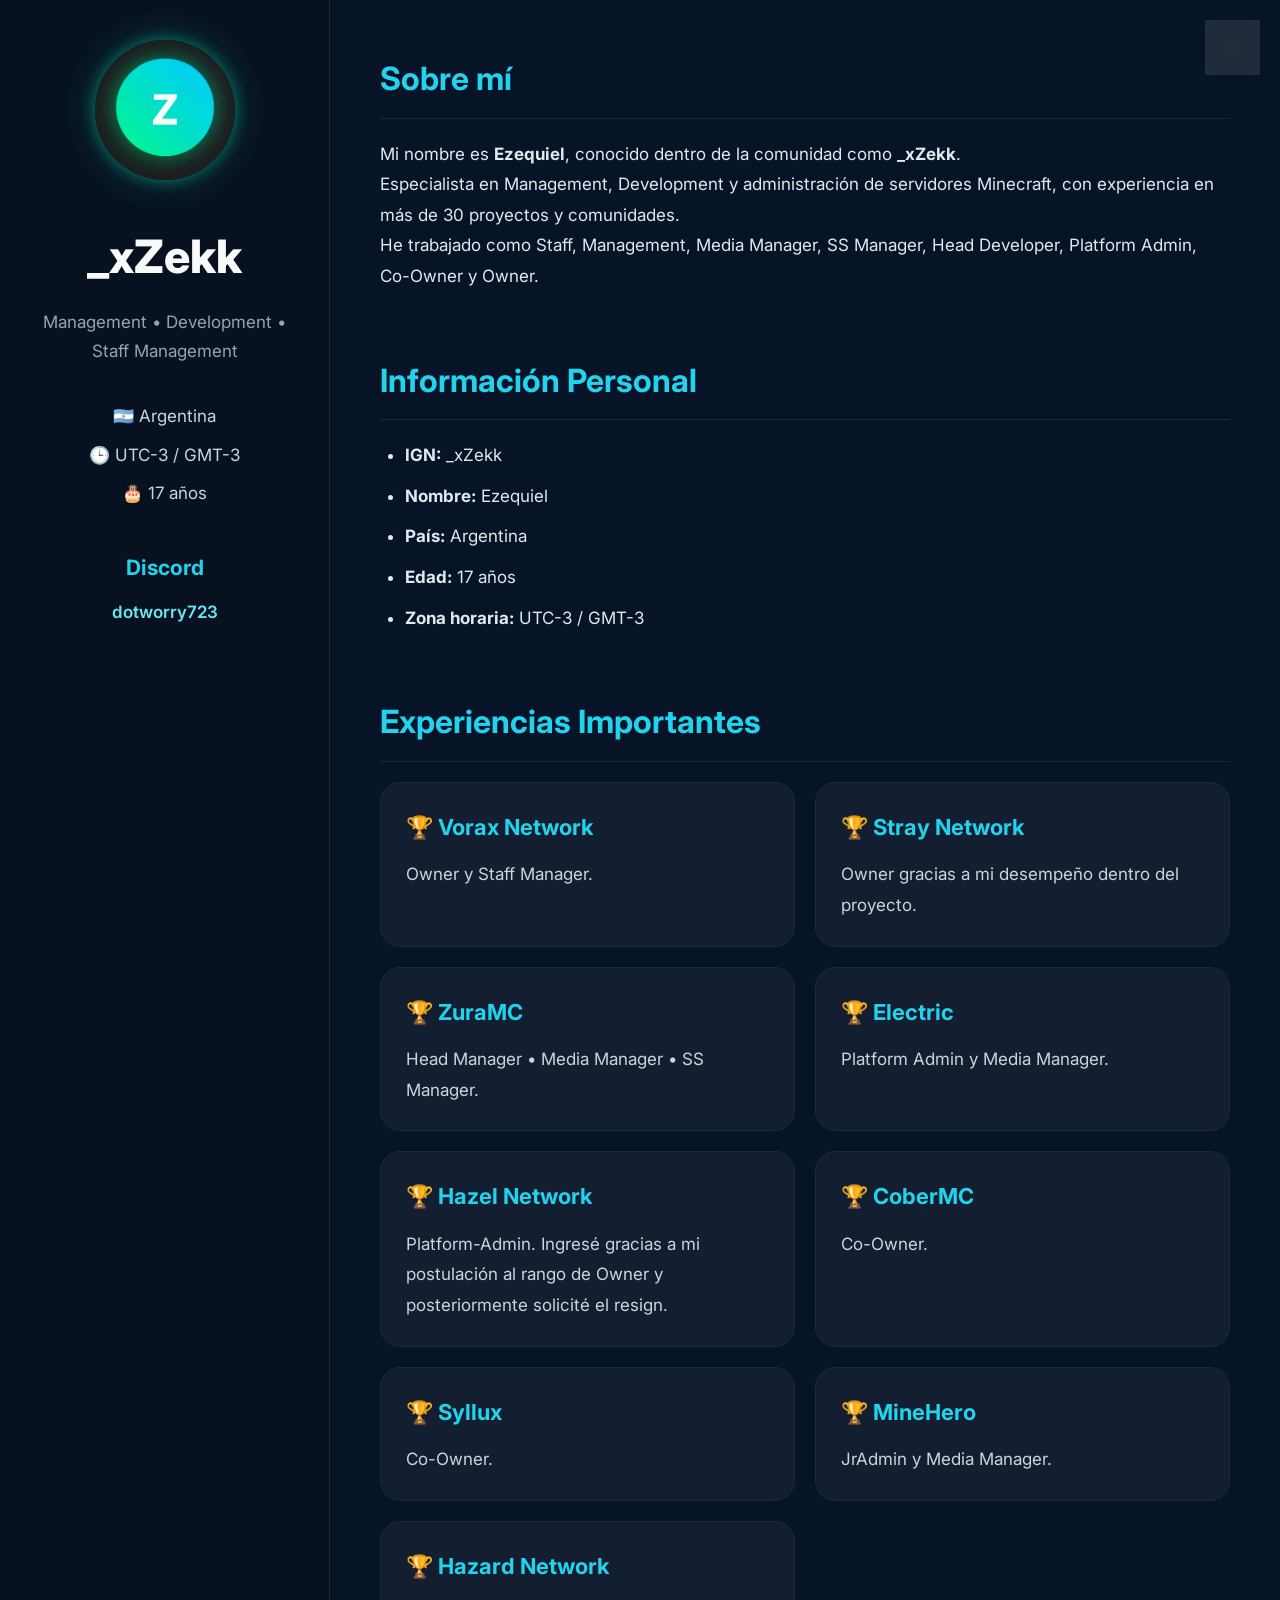
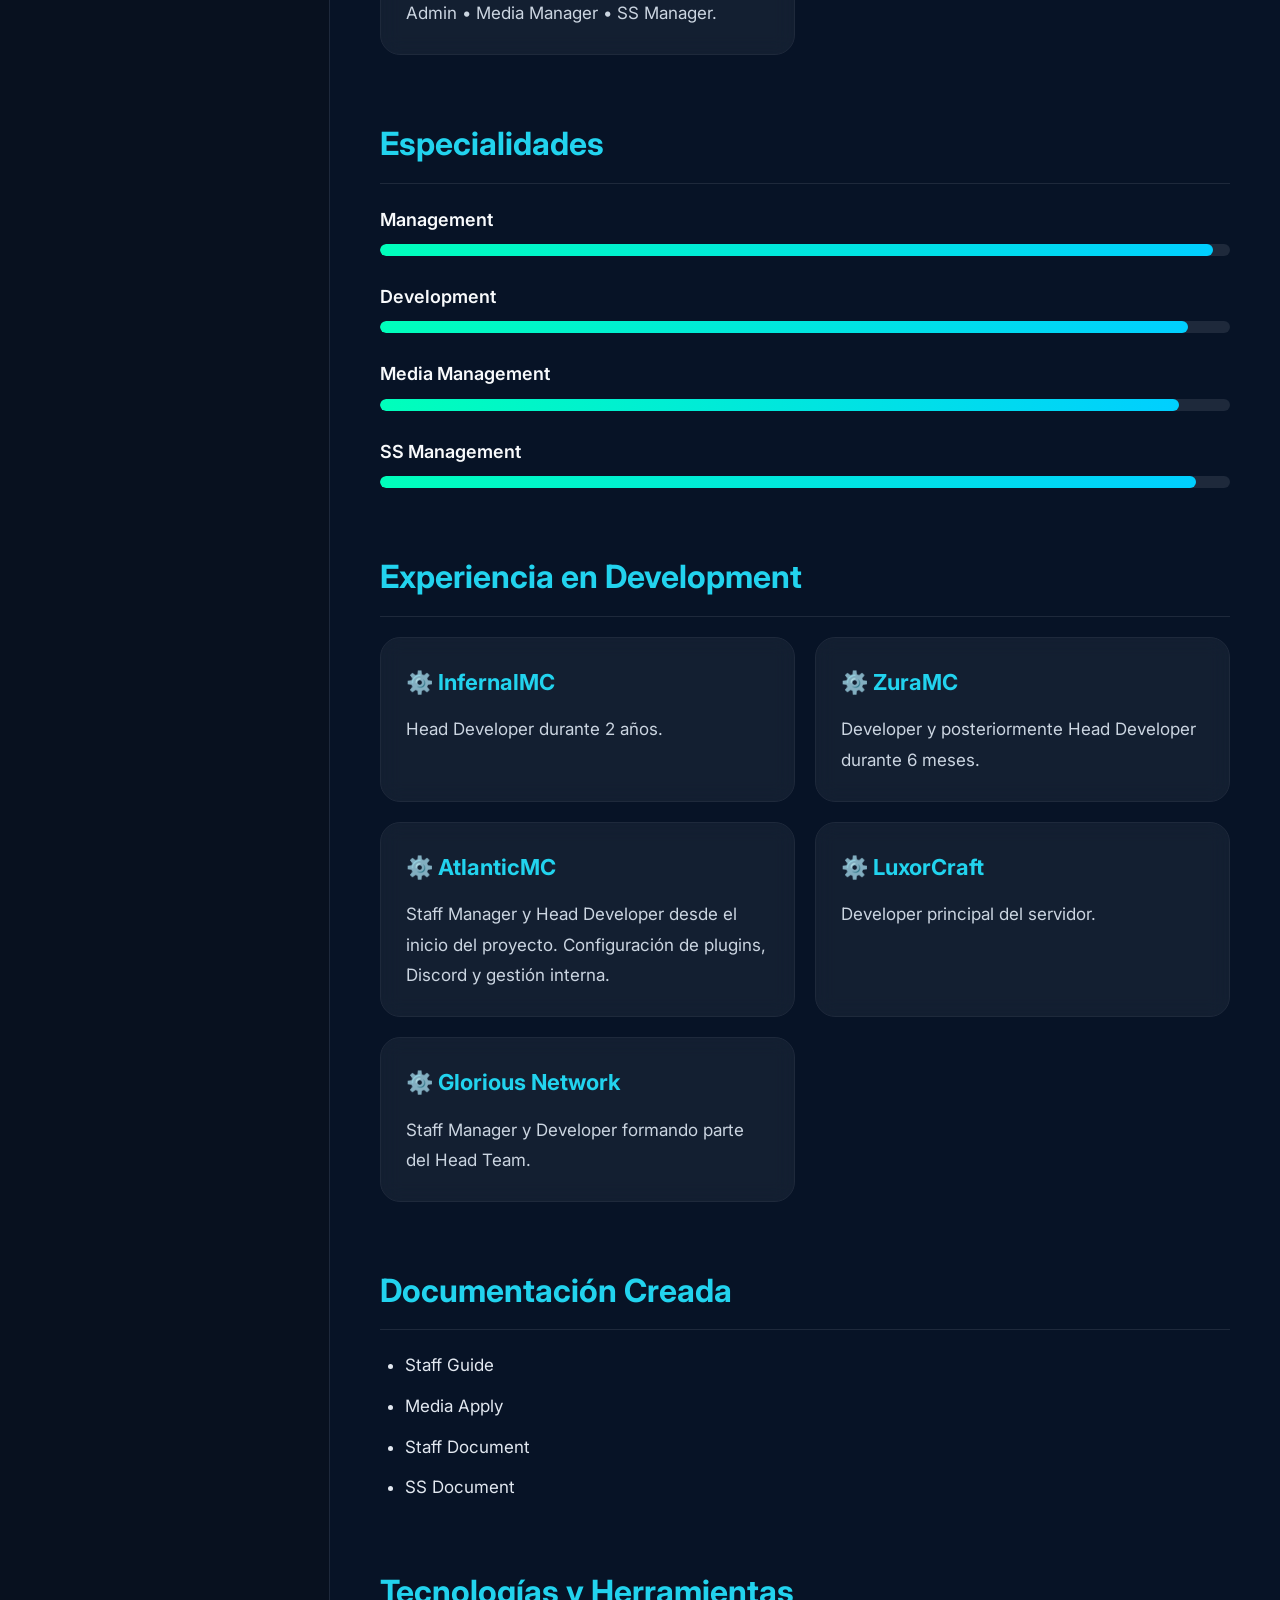
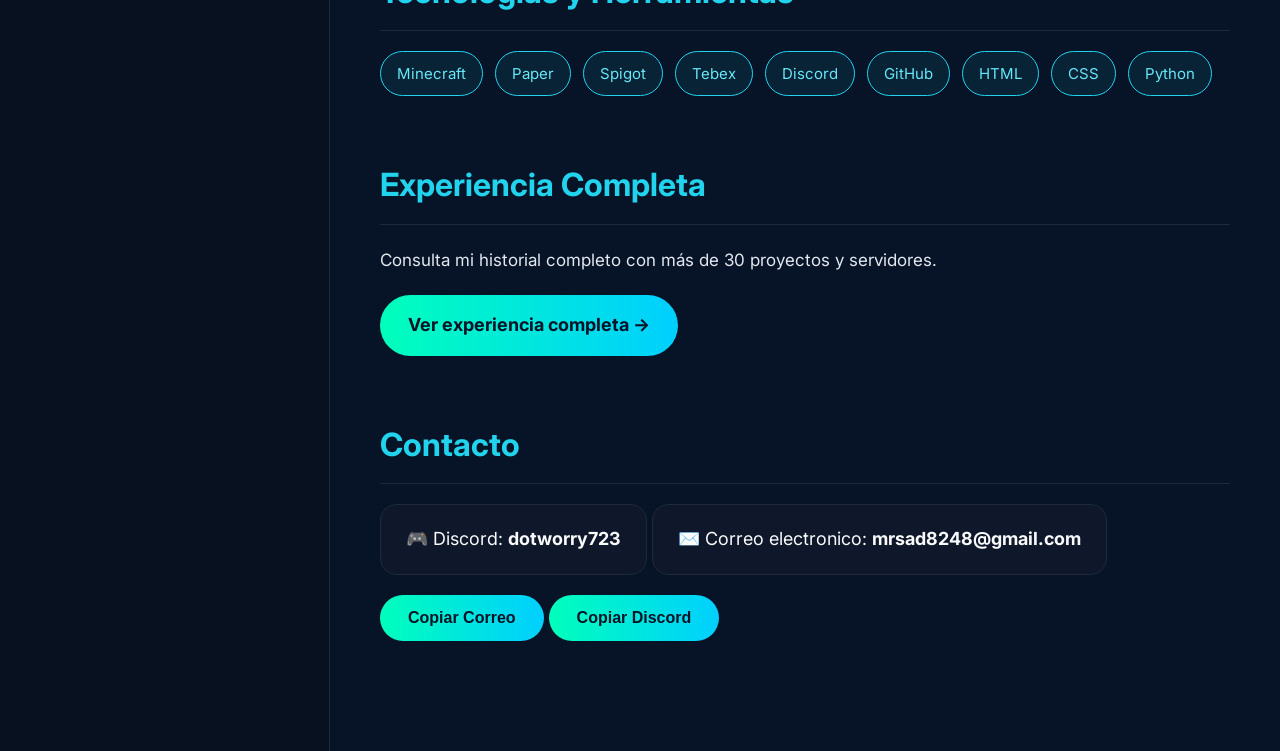
<file: index.html>
<!DOCTYPE html>
<html lang="es">

<head>

    <meta charset="UTF-8">
    <meta name="viewport" content="width=device-width, initial-scale=1.0">

    <title>_xZekk | Portfolio & CV</title>

    <link rel="icon" type="image/png" href="Z_logo.png">

    <link rel="preconnect" href="https://fonts.googleapis.com">
    <link rel="preconnect" href="https://fonts.gstatic.com" crossorigin>

    <link href="https://fonts.googleapis.com/css2?family=Inter:wght@300;400;500;600;700;800&display=swap"
        rel="stylesheet">

    <link rel="stylesheet" href="style.css">

</head>

<body>

    <div id="particles"></div>

    <button id="theme-toggle">
        🌙
    </button>

    <div class="container">

        <aside class="sidebar">

            <img src="Z_logo.png" class="avatar" alt="Logo">

            <h1>_xZekk</h1>

            <p class="subtitle">
                Management • Development • Staff Management
            </p>

            <div class="personal-info">

                <p>🇦🇷 Argentina</p>
                <p>🕒 UTC-3 / GMT-3</p>
                <p>🎂 17 años</p>

            </div>

            <div class="social">

                <h3>Discord</h3>

                <p>dotworry723</p>

            </div>

        </aside>

        <main>

            <section>

                <h2>Sobre mí</h2>

                <p>
                    Mi nombre es <strong>Ezequiel</strong>, conocido dentro
                    de la comunidad como <strong>_xZekk</strong>.
                </p>

                <p>
                    Especialista en Management, Development y administración
                    de servidores Minecraft, con experiencia en más de
                    30 proyectos y comunidades.
                </p>

                <p>
                    He trabajado como Staff, Management, Media Manager,
                    SS Manager, Head Developer, Platform Admin,
                    Co-Owner y Owner.
                </p>

            </section>

            <section>

                <h2>Información Personal</h2>

                <ul>

                    <li><strong>IGN:</strong> _xZekk</li>
                    <li><strong>Nombre:</strong> Ezequiel</li>
                    <li><strong>País:</strong> Argentina</li>
                    <li><strong>Edad:</strong> 17 años</li>
                    <li><strong>Zona horaria:</strong> UTC-3 / GMT-3</li>

                </ul>

            </section>

           <section>

    <h2>Experiencias Importantes</h2>

    <div class="experience-grid">

        <div class="experience-card">

            <h3>🏆 Vorax Network</h3>

            <p>
                Owner y Staff Manager.
            </p>

        </div>

        <div class="experience-card">

            <h3>🏆 Stray Network</h3>

            <p>
                Owner gracias a mi desempeño dentro del proyecto.
            </p>

        </div>

        <div class="experience-card">

            <h3>🏆 ZuraMC</h3>

            <p>
                Head Manager • Media Manager • SS Manager.
            </p>

        </div>

        <div class="experience-card">

            <h3>🏆 Electric</h3>

            <p>
                Platform Admin y Media Manager.
            </p>

        </div>

        <div class="experience-card">

            <h3>🏆 Hazel Network</h3>

            <p>
                Platform-Admin. Ingresé gracias a mi postulación al rango
                de Owner y posteriormente solicité el resign.
            </p>

        </div>

        <div class="experience-card">

            <h3>🏆 CoberMC</h3>

            <p>
                Co-Owner.
            </p>

        </div>

        <div class="experience-card">

            <h3>🏆 Syllux</h3>

            <p>
                Co-Owner.
            </p>

        </div>

        <div class="experience-card">

            <h3>🏆 MineHero</h3>

            <p>
                JrAdmin y Media Manager.
            </p>

        </div>

        <div class="experience-card">

            <h3>🏆 Hazard Network</h3>

            <p>
                Admin • Media Manager • SS Manager.
            </p>

        </div>

    </div>

</section>

            <section>

                <h2>Especialidades</h2>

                <div class="skill">

                    <span>Management</span>

                    <div class="bar">
                        <div class="fill" style="width:98%"></div>
                    </div>

                </div>

                <div class="skill">

                    <span>Development</span>

                    <div class="bar">
                        <div class="fill" style="width:95%"></div>
                    </div>

                </div>

                <div class="skill">

                    <span>Media Management</span>

                    <div class="bar">
                        <div class="fill" style="width:94%"></div>
                    </div>

                </div>

                <div class="skill">

                    <span>SS Management</span>

                    <div class="bar">
                        <div class="fill" style="width:96%"></div>
                    </div>

                </div>

            </section>

           <section>

    <h2>Experiencia en Development</h2>

    <div class="experience-grid">

        <div class="experience-card">

            <h3>⚙️ InfernalMC</h3>

            <p>
                Head Developer durante 2 años.
            </p>

        </div>

        <div class="experience-card">

            <h3>⚙️ ZuraMC</h3>

            <p>
                Developer y posteriormente Head Developer durante 6 meses.
            </p>

        </div>

        <div class="experience-card">

            <h3>⚙️ AtlanticMC</h3>

            <p>
                Staff Manager y Head Developer desde el inicio del proyecto.
                Configuración de plugins, Discord y gestión interna.
            </p>

        </div>

        <div class="experience-card">

            <h3>⚙️ LuxorCraft</h3>

            <p>
                Developer principal del servidor.
            </p>

        </div>

        <div class="experience-card">

            <h3>⚙️ Glorious Network</h3>

            <p>
                Staff Manager y Developer formando parte del Head Team.
            </p>

        </div>

    </div>

</section>

            <section>

                <h2>Documentación Creada</h2>

                <ul>

                    <li>Staff Guide</li>

                    <li>Media Apply</li>

                    <li>Staff Document</li>

                    <li>SS Document</li>

                </ul>

            </section>

            <section>

                <h2>Tecnologías y Herramientas</h2>

                <div class="tags">

                    <span>Minecraft</span>
                    <span>Paper</span>
                    <span>Spigot</span>
                    <span>Tebex</span>
                    <span>Discord</span>
                    <span>GitHub</span>
                    <span>HTML</span>
                    <span>CSS</span>
                    <span>Python</span>

                </div>

            </section>

            <section>

                <h2>Experiencia Completa</h2>

                <p>
                    Consulta mi historial completo con más de
                    30 proyectos y servidores.
                </p>

                <a href="experience.html" class="download-btn">
                    Ver experiencia completa →
                </a>

            </section>

            <section>

                <h2>Contacto</h2>

                <div class="contact-card">

                    🎮 Discord:
                    <strong>dotworry723</strong>

                </div>

                <div class="contact-card">

                    ✉️​ Correo electronico:
                    <strong>mrsad8248@gmail.com</strong>

                </div>

                <button
                      class="copy-btn"
                    onclick="copyCorreo()">

                    Copiar Correo
                </button>

                <button
                    class="copy-btn"
                    onclick="copyDiscord()">

                    Copiar Discord

                </button>

            </section>

        </main>

    </div>

    <script src="script.js"></script>

</body>

</html>
</file>
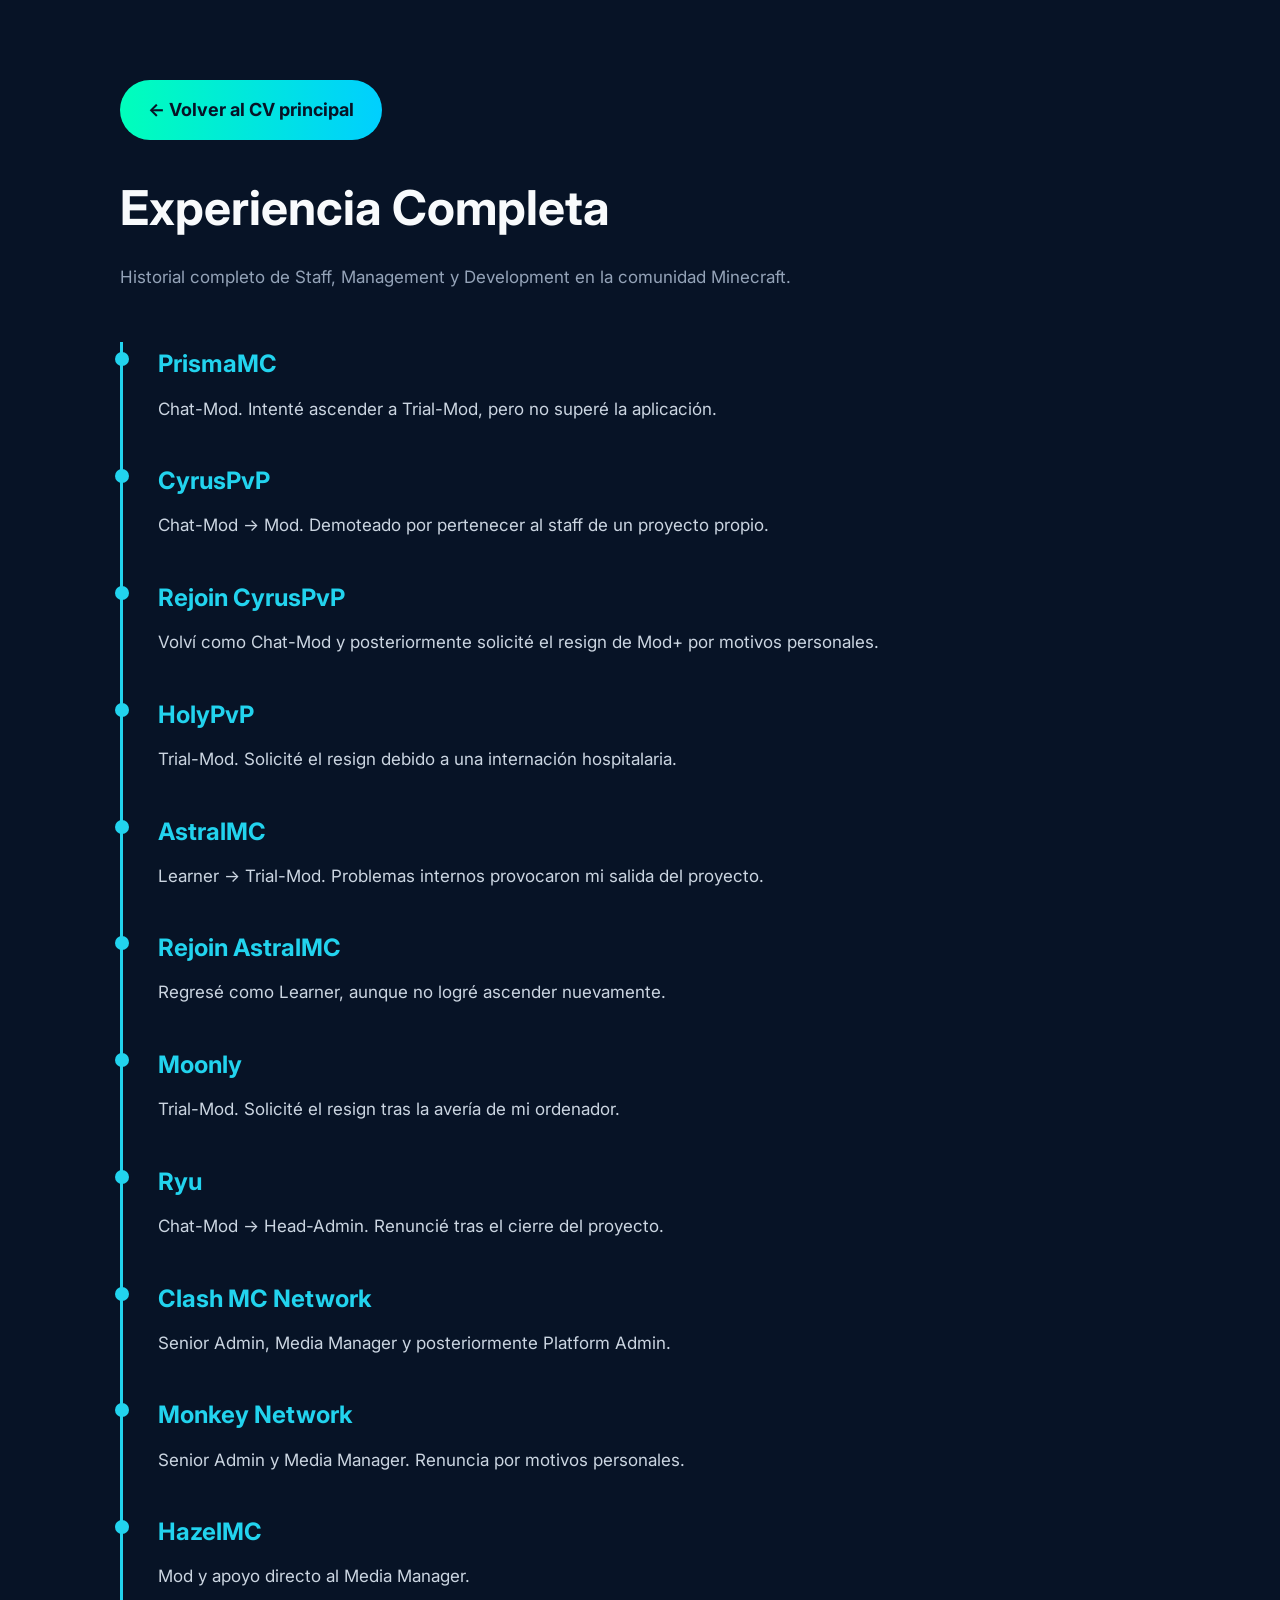
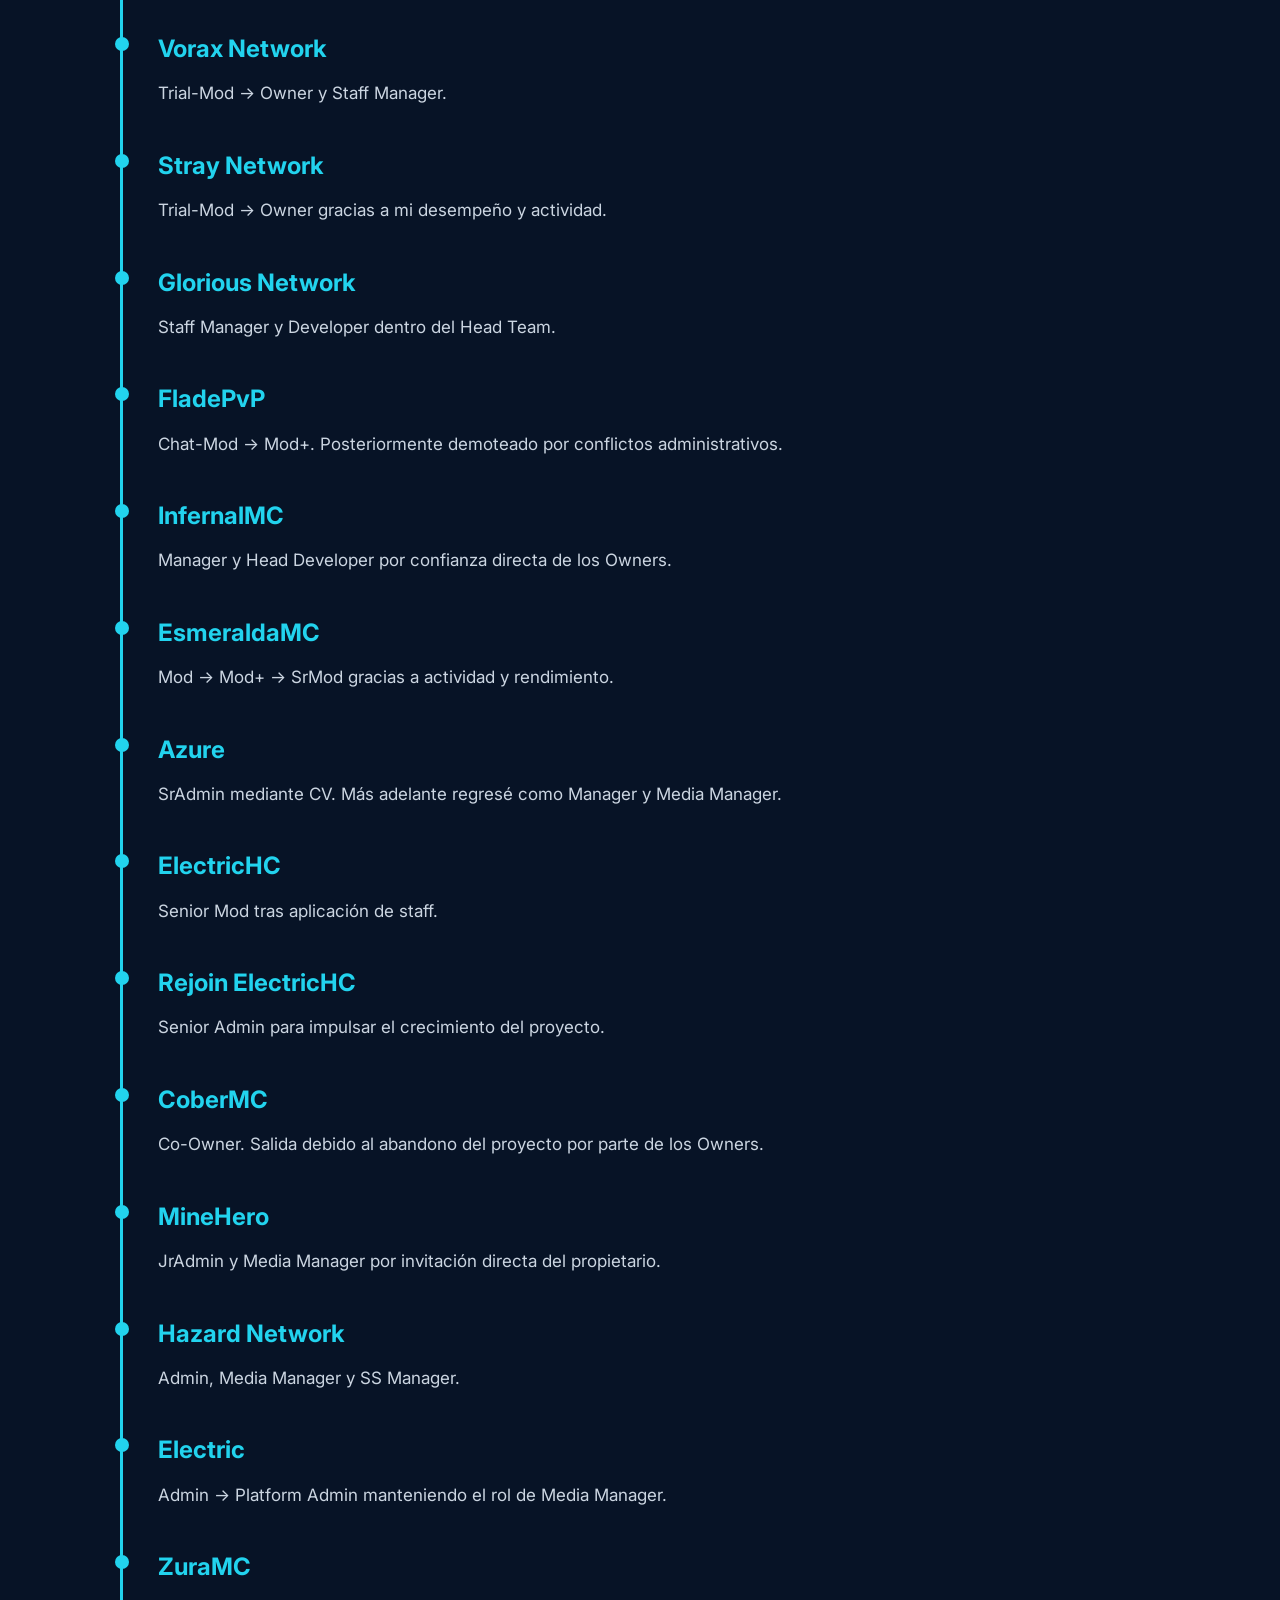
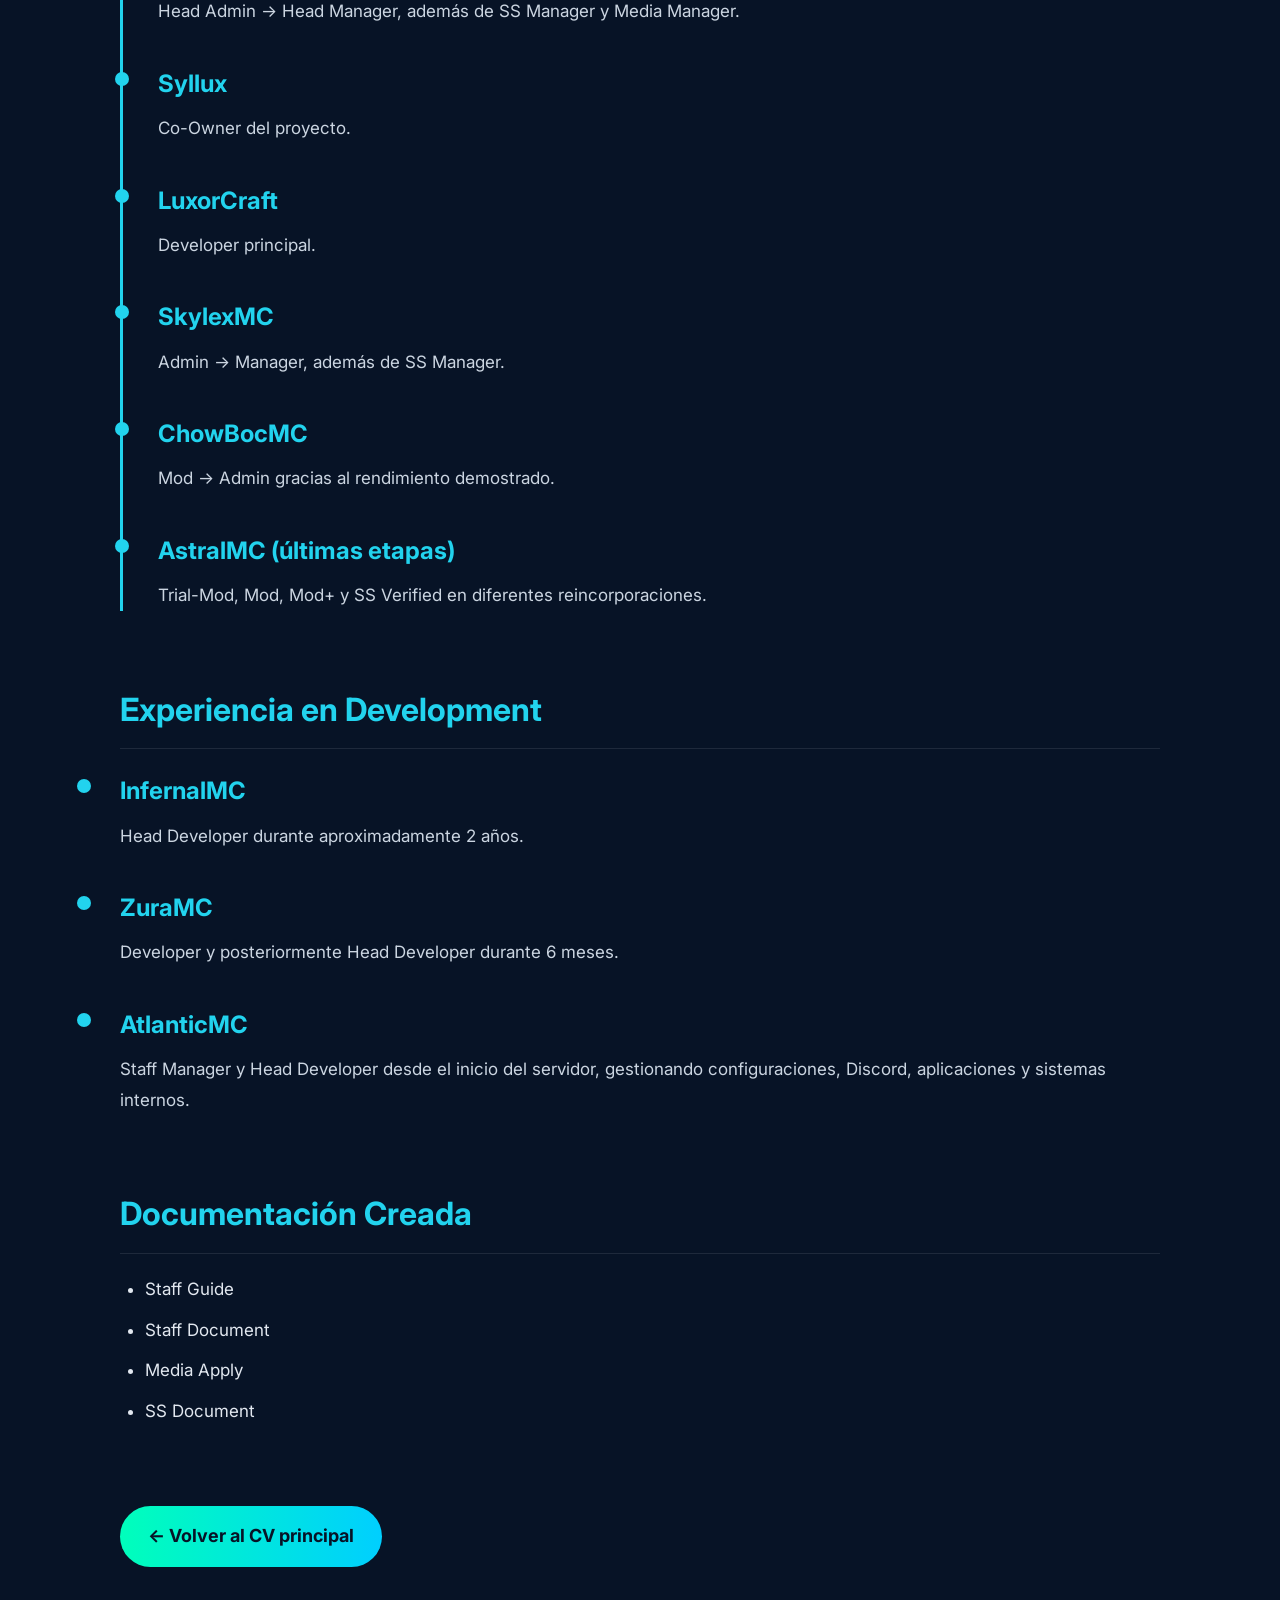
<file: experience.html>
<!DOCTYPE html>
<html lang="es">

<head>

    <meta charset="UTF-8">
    <meta name="viewport" content="width=device-width, initial-scale=1.0">

    <title>_xZekk | Experiencia Completa</title>

    <link rel="preconnect" href="https://fonts.googleapis.com">
    <link rel="preconnect" href="https://fonts.gstatic.com" crossorigin>

    <link href="https://fonts.googleapis.com/css2?family=Inter:wght@300;400;500;600;700;800&display=swap"
        rel="stylesheet">

    <link rel="stylesheet" href="style.css">

</head>

<body>

    <div class="timeline-container">

        <a href="index.html" class="back-button">
            ← Volver al CV principal
        </a>

        <h1>Experiencia Completa</h1>

        <p class="timeline-subtitle">
            Historial completo de Staff, Management y Development en la comunidad Minecraft.
        </p>

        <div class="timeline">

            <div class="event">
                <h3>PrismaMC</h3>
                <p>Chat-Mod. Intenté ascender a Trial-Mod, pero no superé la aplicación.</p>
            </div>

            <div class="event">
                <h3>CyrusPvP</h3>
                <p>Chat-Mod → Mod. Demoteado por pertenecer al staff de un proyecto propio.</p>
            </div>

            <div class="event">
                <h3>Rejoin CyrusPvP</h3>
                <p>Volví como Chat-Mod y posteriormente solicité el resign de Mod+ por motivos personales.</p>
            </div>

            <div class="event">
                <h3>HolyPvP</h3>
                <p>Trial-Mod. Solicité el resign debido a una internación hospitalaria.</p>
            </div>

            <div class="event">
                <h3>AstralMC</h3>
                <p>Learner → Trial-Mod. Problemas internos provocaron mi salida del proyecto.</p>
            </div>

            <div class="event">
                <h3>Rejoin AstralMC</h3>
                <p>Regresé como Learner, aunque no logré ascender nuevamente.</p>
            </div>

            <div class="event">
                <h3>Moonly</h3>
                <p>Trial-Mod. Solicité el resign tras la avería de mi ordenador.</p>
            </div>

            <div class="event">
                <h3>Ryu</h3>
                <p>Chat-Mod → Head-Admin. Renuncié tras el cierre del proyecto.</p>
            </div>

            <div class="event">
                <h3>Clash MC Network</h3>
                <p>Senior Admin, Media Manager y posteriormente Platform Admin.</p>
            </div>

            <div class="event">
                <h3>Monkey Network</h3>
                <p>Senior Admin y Media Manager. Renuncia por motivos personales.</p>
            </div>

            <div class="event">
                <h3>HazelMC</h3>
                <p>Mod y apoyo directo al Media Manager.</p>
            </div>

            <div class="event">
                <h3>Vorax Network</h3>
                <p>Trial-Mod → Owner y Staff Manager.</p>
            </div>

            <div class="event">
                <h3>Stray Network</h3>
                <p>Trial-Mod → Owner gracias a mi desempeño y actividad.</p>
            </div>

            <div class="event">
                <h3>Glorious Network</h3>
                <p>Staff Manager y Developer dentro del Head Team.</p>
            </div>

            <div class="event">
                <h3>FladePvP</h3>
                <p>Chat-Mod → Mod+. Posteriormente demoteado por conflictos administrativos.</p>
            </div>

            <div class="event">
                <h3>InfernalMC</h3>
                <p>Manager y Head Developer por confianza directa de los Owners.</p>
            </div>

            <div class="event">
                <h3>EsmeraldaMC</h3>
                <p>Mod → Mod+ → SrMod gracias a actividad y rendimiento.</p>
            </div>

            <div class="event">
                <h3>Azure</h3>
                <p>SrAdmin mediante CV. Más adelante regresé como Manager y Media Manager.</p>
            </div>

            <div class="event">
                <h3>ElectricHC</h3>
                <p>Senior Mod tras aplicación de staff.</p>
            </div>

            <div class="event">
                <h3>Rejoin ElectricHC</h3>
                <p>Senior Admin para impulsar el crecimiento del proyecto.</p>
            </div>

            <div class="event">
                <h3>CoberMC</h3>
                <p>Co-Owner. Salida debido al abandono del proyecto por parte de los Owners.</p>
            </div>

            <div class="event">
                <h3>MineHero</h3>
                <p>JrAdmin y Media Manager por invitación directa del propietario.</p>
            </div>

            <div class="event">
                <h3>Hazard Network</h3>
                <p>Admin, Media Manager y SS Manager.</p>
            </div>

            <div class="event">
                <h3>Electric</h3>
                <p>Admin → Platform Admin manteniendo el rol de Media Manager.</p>
            </div>

            <div class="event">
                <h3>ZuraMC</h3>
                <p>Head Admin → Head Manager, además de SS Manager y Media Manager.</p>
            </div>

            <div class="event">
                <h3>Syllux</h3>
                <p>Co-Owner del proyecto.</p>
            </div>

            <div class="event">
                <h3>LuxorCraft</h3>
                <p>Developer principal.</p>
            </div>

            <div class="event">
                <h3>SkylexMC</h3>
                <p>Admin → Manager, además de SS Manager.</p>
            </div>

            <div class="event">
                <h3>ChowBocMC</h3>
                <p>Mod → Admin gracias al rendimiento demostrado.</p>
            </div>

            <div class="event">
                <h3>AstralMC (últimas etapas)</h3>
                <p>Trial-Mod, Mod, Mod+ y SS Verified en diferentes reincorporaciones.</p>
            </div>

        </div>

        <section class="development-section">

            <h2>Experiencia en Development</h2>

            <div class="event">
                <h3>InfernalMC</h3>
                <p>Head Developer durante aproximadamente 2 años.</p>
            </div>

            <div class="event">
                <h3>ZuraMC</h3>
                <p>Developer y posteriormente Head Developer durante 6 meses.</p>
            </div>

            <div class="event">
                <h3>AtlanticMC</h3>
                <p>
                    Staff Manager y Head Developer desde el inicio del servidor,
                    gestionando configuraciones, Discord, aplicaciones y sistemas internos.
                </p>
            </div>

        </section>

        <section class="documents-section">

            <h2>Documentación Creada</h2>

            <ul>

                <li>Staff Guide</li>
                <li>Staff Document</li>
                <li>Media Apply</li>
                <li>SS Document</li>

            </ul>

        </section>

        <a href="index.html" class="download-btn">
            ← Volver al CV principal
        </a>

    </div>

</body>

</html>
</file>
<file: style.css>
* {
    margin: 0;
    padding: 0;
    box-sizing: border-box;
}

html {
    scroll-behavior: smooth;
}

body {
    background: #071326;
    color: #f8fafc;
    font-family: 'Inter', sans-serif;
    font-size: 18px;
    line-height: 1.8;
}

/* =========================
   CONTENEDOR PRINCIPAL
========================= */

.container {
    display: flex;
    min-height: 100vh;
}

/* =========================
   SIDEBAR
========================= */

.sidebar {
    width: 330px;
    min-height: 100vh;
    background: #08111f;
    border-right: 1px solid #1e293b;
    padding: 40px 25px;
    text-align: center;
    position: sticky;
    top: 0;
}

.avatar {
    width: 140px;
    height: 140px;
    border-radius: 50%;
    object-fit: cover;
    margin-bottom: 25px;

    box-shadow:
        0 0 15px rgba(0,255,200,.4),
        0 0 40px rgba(0,255,200,.2);

    transition: .3s;
}

.avatar:hover {
    transform: scale(1.05);
}

.sidebar h1 {
    font-size: 46px;
    font-weight: 800;
}

.subtitle {
    color: #94a3b8;
    margin-top: 10px;
    line-height: 1.7;
}

.personal-info {
    margin-top: 35px;
}

.personal-info p {
    margin: 8px 0;
    color: #cbd5e1;
}

.social {
    margin-top: 40px;
}

.social h3 {
    color: #22d3ee;
}

.social p {
    margin-top: 10px;
    color: #67e8f9;
    font-weight: 600;
}

/* =========================
   CONTENIDO
========================= */

main {
    flex: 1;
    padding: 50px;
}

section {
    margin-bottom: 60px;
    transition: .3s;
}

section:hover {
    transform: translateY(-3px);
}

h2 {
    color: #22d3ee;
    font-size: 32px;
    margin-bottom: 20px;
    border-bottom: 1px solid #1e293b;
    padding-bottom: 10px;
}

p,
li {
    color: #e2e8f0;
    font-size: 17px;
}

ul {
    padding-left: 25px;
}

li {
    margin: 10px 0;
}

/* =========================
   SKILLS
========================= */

.skill {
    margin-bottom: 25px;
}

.skill span {
    display: block;
    margin-bottom: 8px;
    font-weight: 600;
}

.bar {
    width: 100%;
    height: 12px;
    background: #1e293b;
    border-radius: 999px;
    overflow: hidden;
}

.fill {
    height: 100%;
    border-radius: 999px;

    background: linear-gradient(
        90deg,
        #00ffbb,
        #00cfff
    );
}

/* =========================
   TAGS
========================= */

.tags {
    display: flex;
    flex-wrap: wrap;
    gap: 12px;
}

.tags span {
    padding: 8px 16px;
    border-radius: 999px;

    border: 1px solid #22d3ee;

    background: rgba(34,211,238,.08);

    color: #67e8f9;

    font-size: 15px;
}

/* =========================
   BOTONES
========================= */

.download-btn,
.back-button {
    display: inline-block;

    margin-top: 20px;

    padding: 14px 28px;

    border-radius: 999px;

    text-decoration: none;

    font-weight: 700;

    background: linear-gradient(
        90deg,
        #00ffbb,
        #00cfff
    );

    color: #071326;

    transition: .3s;
}

.download-btn:hover,
.back-button:hover {
    transform: translateY(-3px);
}

.copy-btn {
    margin-top: 20px;

    border: none;

    padding: 14px 28px;

    border-radius: 999px;

    cursor: pointer;

    font-size: 16px;

    font-weight: 700;

    background: linear-gradient(
        90deg,
        #00ffbb,
        #00cfff
    );

    color: #071326;

    transition: .3s;
}

.copy-btn:hover {
    transform: translateY(-3px);
}

/* =========================
   CONTACTO
========================= */

.contact-card {
    display: inline-block;

    background: #0f172a;

    border: 1px solid #1e293b;

    padding: 18px 25px;

    border-radius: 16px;
}

/* =========================
   TIMELINE
========================= */

.timeline-container {
    max-width: 1100px;
    margin: auto;
    padding: 60px 30px;
}

.timeline-container h1 {
    font-size: 48px;
    margin: 25px 0 10px;
}

.timeline-subtitle {
    color: #94a3b8;
    margin-bottom: 50px;
}

.timeline {
    border-left: 3px solid #22d3ee;
    padding-left: 35px;
}

.event {
    position: relative;
    margin-bottom: 35px;
}

.event::before {
    content: "";

    position: absolute;

    left: -43px;
    top: 10px;

    width: 14px;
    height: 14px;

    border-radius: 50%;

    background: #22d3ee;
}

.event h3 {
    color: #22d3ee;
    margin-bottom: 8px;
    font-size: 24px;
}

.event p {
    color: #cbd5e1;
}

.development-section,
.documents-section {
    margin-top: 70px;
}

/* =========================
   RESPONSIVE
========================= */

@media (max-width: 950px) {

    .container {
        flex-direction: column;
    }

    .sidebar {
        width: 100%;
        min-height: auto;
        position: relative;
        border-right: none;
        border-bottom: 1px solid #1e293b;
    }

    main {
        padding: 30px;
    }

    .timeline-container {
        padding: 30px 20px;
    }

    .timeline-container h1 {
        font-size: 36px;
    }

    h2 {
        font-size: 28px;
    }
}
/* =========================
   BOTÓN MODO OSCURO
========================= */

#theme-toggle {

    position: fixed;

    top: 20px;
    right: 20px;

    width: 55px;
    height: 55px;

    border: none;

    border-radius: 50%;

    cursor: pointer;

    font-size: 24px;

    background: rgba(255,255,255,.1);

    backdrop-filter: blur(10px);

    color: white;

    z-index: 9999;

    transition: .3s;
}

#theme-toggle:hover {

    transform: scale(1.1);

}

/* =========================
   MODO CLARO
========================= */

.light-mode {

    background: #f1f5f9;

    color: #0f172a;
}

.light-mode .sidebar {

    background: white;

    border-right: 1px solid #dbeafe;
}

.light-mode section {

    color: #0f172a;
}

.light-mode p,
.light-mode li {

    color: #334155;
}

.light-mode h2 {

    color: #0284c7;
}

.light-mode .contact-card {

    background: #e2e8f0;
}

.light-mode .bar {

    background: #cbd5e1;
}

/* =========================
   PARTÍCULAS
========================= */

#particles {

    position: fixed;

    top: 0;
    left: 0;

    width: 100%;
    height: 100%;

    overflow: hidden;

    pointer-events: none;

    z-index: -1;
}

.particle {

    position: absolute;

    bottom: -20px;

    width: 4px;
    height: 4px;

    border-radius: 50%;

    background: #22d3ee;

    animation: float linear infinite;
}

@keyframes float {

    from {

        transform:
            translateY(0)
            scale(1);

        opacity: 0;
    }

    20% {

        opacity: .6;
    }

    to {

        transform:
            translateY(-110vh)
            scale(1.5);

        opacity: 0;
    }

}
/* =========================
   TARJETAS DE EXPERIENCIA
========================= */

.experience-grid {

    display: grid;

    grid-template-columns:
        repeat(auto-fit, minmax(300px, 1fr));

    gap: 20px;

    margin-top: 20px;
}

.experience-card {

    background: rgba(255,255,255,.05);

    border: 1px solid #1e293b;

    border-radius: 20px;

    padding: 25px;

    backdrop-filter: blur(10px);

    transition: .3s;
}

.experience-card:hover {

    transform: translateY(-6px);

    border-color: #22d3ee;

    box-shadow:
        0 0 20px rgba(34,211,238,.25);
}

.experience-card h3 {

    color: #22d3ee;

    margin-bottom: 12px;

    font-size: 22px;
}

.experience-card p {

    color: #cbd5e1;

    line-height: 1.8;
}

.light-mode .experience-card {

    background: rgba(255,255,255,.8);

    border-color: #cbd5e1;
}

.light-mode .experience-card p {

    color: #334155;
}
</file>
